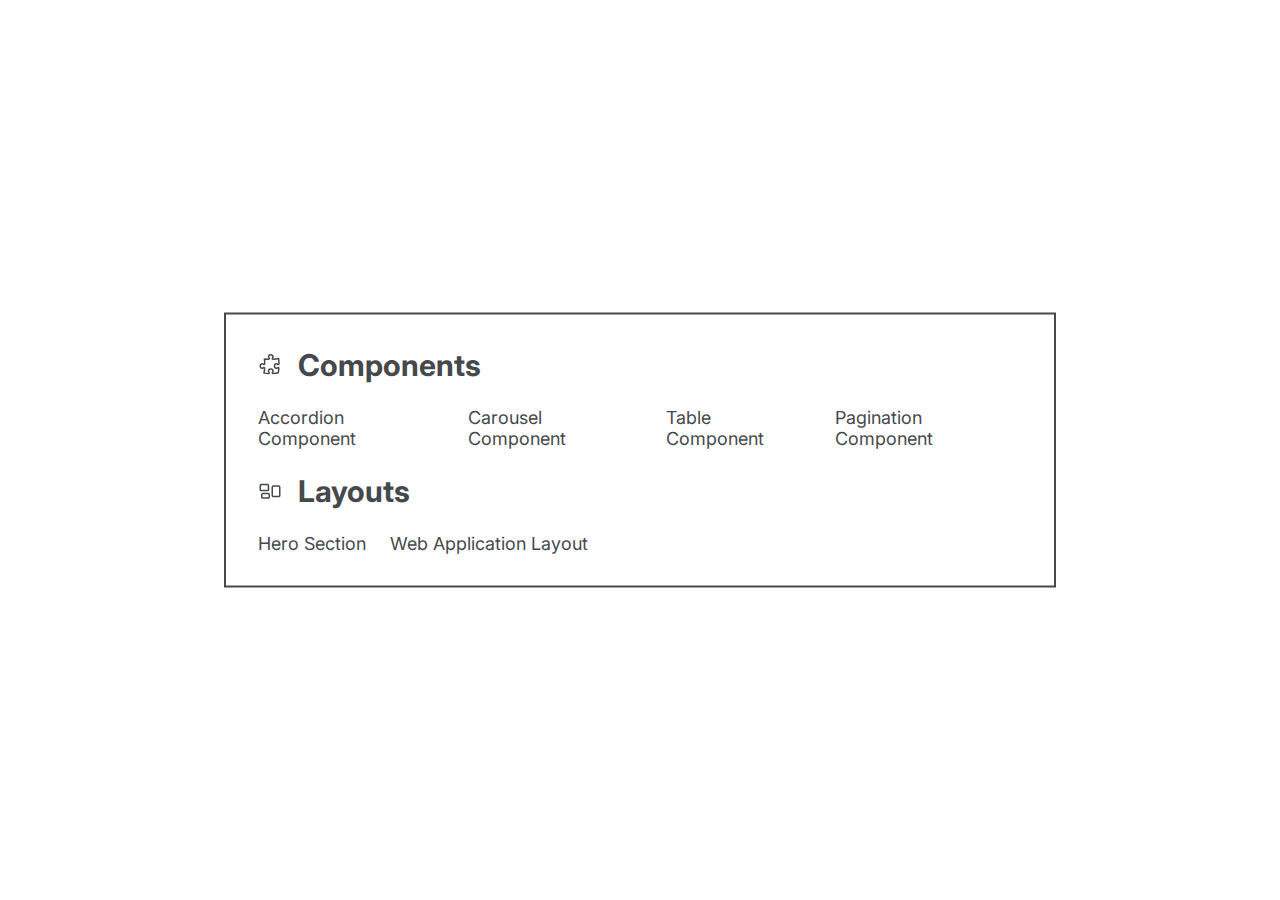
<file: index.html>
<!DOCTYPE html>
<html lang="en">
  <head>
    <meta charset="UTF-8" />
    <meta http-equiv="X-UA-Compatible" content="IE=edge" />
    <meta name="viewport" content="width=device-width, initial-scale=1.0" />

    <link rel="stylesheet" href="style.css" />
    <title>Components & Layouts</title>
  </head>
  <body>
    <main>
      <div class="container">
        <header>
          <svg
            xmlns="http://www.w3.org/2000/svg"
            fill="none"
            viewBox="0 0 24 24"
            stroke-width="1.5"
            stroke="currentColor"
            class="title-icon"
          >
            <path
              stroke-linecap="round"
              stroke-linejoin="round"
              d="M14.25 6.087c0-.355.186-.676.401-.959.221-.29.349-.634.349-1.003 0-1.036-1.007-1.875-2.25-1.875s-2.25.84-2.25 1.875c0 .369.128.713.349 1.003.215.283.401.604.401.959v0a.64.64 0 01-.657.643 48.39 48.39 0 01-4.163-.3c.186 1.613.293 3.25.315 4.907a.656.656 0 01-.658.663v0c-.355 0-.676-.186-.959-.401a1.647 1.647 0 00-1.003-.349c-1.036 0-1.875 1.007-1.875 2.25s.84 2.25 1.875 2.25c.369 0 .713-.128 1.003-.349.283-.215.604-.401.959-.401v0c.31 0 .555.26.532.57a48.039 48.039 0 01-.642 5.056c1.518.19 3.058.309 4.616.354a.64.64 0 00.657-.643v0c0-.355-.186-.676-.401-.959a1.647 1.647 0 01-.349-1.003c0-1.035 1.008-1.875 2.25-1.875 1.243 0 2.25.84 2.25 1.875 0 .369-.128.713-.349 1.003-.215.283-.4.604-.4.959v0c0 .333.277.599.61.58a48.1 48.1 0 005.427-.63 48.05 48.05 0 00.582-4.717.532.532 0 00-.533-.57v0c-.355 0-.676.186-.959.401-.29.221-.634.349-1.003.349-1.035 0-1.875-1.007-1.875-2.25s.84-2.25 1.875-2.25c.37 0 .713.128 1.003.349.283.215.604.401.96.401v0a.656.656 0 00.658-.663 48.422 48.422 0 00-.37-5.36c-1.886.342-3.81.574-5.766.689a.578.578 0 01-.61-.58v0z"
            />
          </svg>
          <h2>Components</h2>
        </header>
        <div class="nav nav-components">
          <a class="nav-link" href="components/accordion.html"
            >Accordion Component</a
          >
          <a class="nav-link" href="components/carousel.html"
            >Carousel Component</a
          >
          <a class="nav-link" href="components/table.html">Table Component</a>
          <a class="nav-link" href="components/pagination.html"
            >Pagination Component</a
          >
        </div>

        <header>
          <svg
            xmlns="http://www.w3.org/2000/svg"
            fill="none"
            viewBox="0 0 24 24"
            stroke-width="1.5"
            stroke="currentColor"
            class="title-icon"
          >
            <path
              stroke-linecap="round"
              stroke-linejoin="round"
              d="M2.25 7.125C2.25 6.504 2.754 6 3.375 6h6c.621 0 1.125.504 1.125 1.125v3.75c0 .621-.504 1.125-1.125 1.125h-6a1.125 1.125 0 01-1.125-1.125v-3.75zM14.25 8.625c0-.621.504-1.125 1.125-1.125h5.25c.621 0 1.125.504 1.125 1.125v8.25c0 .621-.504 1.125-1.125 1.125h-5.25a1.125 1.125 0 01-1.125-1.125v-8.25zM3.75 16.125c0-.621.504-1.125 1.125-1.125h5.25c.621 0 1.125.504 1.125 1.125v2.25c0 .621-.504 1.125-1.125 1.125h-5.25a1.125 1.125 0 01-1.125-1.125v-2.25z"
            />
          </svg>

          <h2>Layouts</h2>
        </header>
        <div class="nav nav-layouts">
          <a class="nav-link" href="layouts/hero-section.html">Hero Section</a>
          <a class="nav-link" href="layouts/app-layout.html"
            >Web Application Layout</a
          >
        </div>
      </div>
    </main>
  </body>
</html>
</file>
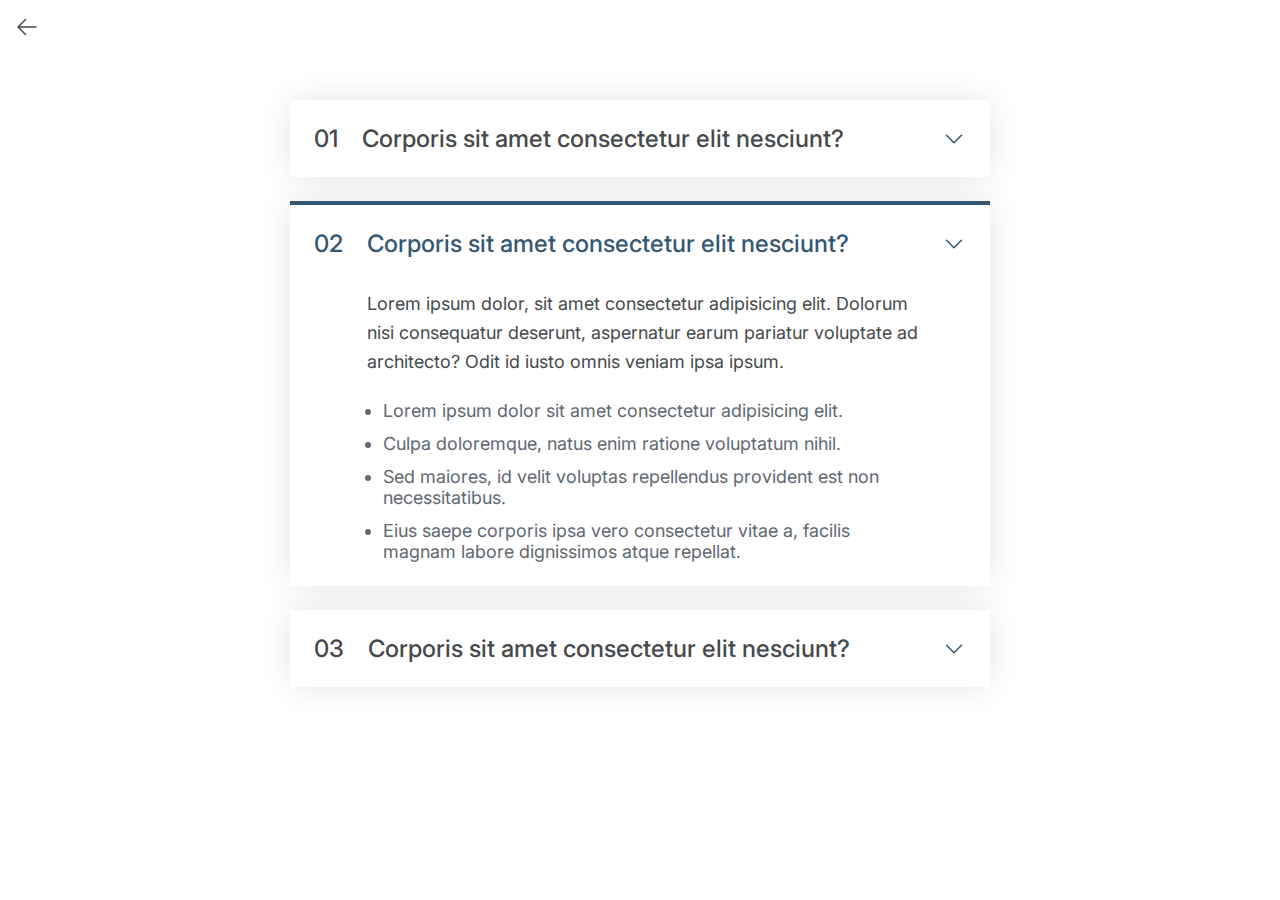
<file: components/accordion.html>
<!DOCTYPE html>
<html lang="en">
  <head>
    <meta charset="UTF-8" />
    <meta http-equiv="X-UA-Compatible" content="IE=edge" />
    <meta name="viewport" content="width=device-width, initial-scale=1.0" />
    <title>Accordion</title>
    <link rel="stylesheet" href="../style.css" />

    <style>
      .accordion {
        display: flex;
        flex-direction: column;
        gap: 24px;
        width: 700px;
        margin: 100px auto;
      }

      .item {
        display: grid;
        column-gap: 24px;
        row-gap: 32px;
        grid-template-columns: auto 1fr auto;
        box-shadow: 0 0 32px rgba(0, 0, 0, 0.1);
        padding: 24px;
        align-items: center;
      }

      .number {
        color: var(--light-blue);
      }

      .number,
      .text {
        font-size: 24px;
        font-weight: 500;
        /* color: var(--blue); */
      }
      .icon {
        width: 24px;
        height: 24px;
        stroke: var(--blue);
        cursor: pointer;
      }

      .hidden-box {
        grid-column: 2;
        display: none;
      }

      .hidden-box p {
        line-height: 1.6;
        margin-bottom: 24px;
      }

      .hidden-box ul {
        color: var(--light-gray);
        margin-left: 16px;
        display: flex;
        flex-direction: column;
        gap: 12px;
      }

      .open {
        border-top: 4px solid var(--blue);
      }

      .open .number,
      .open .text {
        color: var(--blue);
      }

      .open .hidden-box {
        display: block;
      }
    </style>
  </head>

  <body>
    <a href="../index.html">
      <svg
        xmlns="http://www.w3.org/2000/svg"
        fill="none"
        viewBox="0 0 24 24"
        stroke-width="1.5"
        stroke="currentColor"
        class="back-icon"
      >
        <path
          stroke-linecap="round"
          stroke-linejoin="round"
          d="M10.5 19.5L3 12m0 0l7.5-7.5M3 12h18"
        />
      </svg>
    </a>

    <div class="accordion">
      <div class="item">
        <p class="number">01</p>
        <p class="text">Corporis sit amet consectetur elit nesciunt?</p>
        <svg
          xmlns="http://www.w3.org/2000/svg"
          fill="none"
          viewBox="0 0 24 24"
          stroke-width="1.5"
          stroke="currentColor"
          class="icon"
        >
          <path
            stroke-linecap="round"
            stroke-linejoin="round"
            d="M19.5 8.25l-7.5 7.5-7.5-7.5"
          />
        </svg>
        <div class="hidden-box">
          <p>
            Lorem ipsum dolor, sit amet consectetur adipisicing elit. Dolorum
            nisi consequatur deserunt, aspernatur earum pariatur voluptate ad
            architecto? Odit id iusto omnis veniam ipsa ipsum.
          </p>
          <ul>
            <li>Lorem ipsum dolor sit amet consectetur adipisicing elit.</li>
            <li>Culpa doloremque, natus enim ratione voluptatum nihil.</li>
            <li>
              Sed maiores, id velit voluptas repellendus provident est non
              necessitatibus.
            </li>
            <li>
              Eius saepe corporis ipsa vero consectetur vitae a, facilis magnam
              labore dignissimos atque repellat.
            </li>
          </ul>
        </div>
      </div>

      <div class="item open">
        <p class="number">02</p>
        <p class="text">Corporis sit amet consectetur elit nesciunt?</p>
        <svg
          xmlns="http://www.w3.org/2000/svg"
          fill="none"
          viewBox="0 0 24 24"
          stroke-width="1.5"
          stroke="currentColor"
          class="icon"
        >
          <path
            stroke-linecap="round"
            stroke-linejoin="round"
            d="M19.5 8.25l-7.5 7.5-7.5-7.5"
          />
        </svg>
        <div class="hidden-box">
          <p>
            Lorem ipsum dolor, sit amet consectetur adipisicing elit. Dolorum
            nisi consequatur deserunt, aspernatur earum pariatur voluptate ad
            architecto? Odit id iusto omnis veniam ipsa ipsum.
          </p>
          <ul>
            <li>Lorem ipsum dolor sit amet consectetur adipisicing elit.</li>
            <li>Culpa doloremque, natus enim ratione voluptatum nihil.</li>
            <li>
              Sed maiores, id velit voluptas repellendus provident est non
              necessitatibus.
            </li>
            <li>
              Eius saepe corporis ipsa vero consectetur vitae a, facilis magnam
              labore dignissimos atque repellat.
            </li>
          </ul>
        </div>
      </div>

      <div class="item">
        <p class="number">03</p>
        <p class="text">Corporis sit amet consectetur elit nesciunt?</p>
        <svg
          xmlns="http://www.w3.org/2000/svg"
          fill="none"
          viewBox="0 0 24 24"
          stroke-width="1.5"
          stroke="currentColor"
          class="icon"
        >
          <path
            stroke-linecap="round"
            stroke-linejoin="round"
            d="M19.5 8.25l-7.5 7.5-7.5-7.5"
          />
        </svg>
        <div class="hidden-box">
          <p>
            Lorem ipsum dolor, sit amet consectetur adipisicing elit. Dolorum
            nisi consequatur deserunt, aspernatur earum pariatur voluptate ad
            architecto? Odit id iusto omnis veniam ipsa ipsum.
          </p>
          <ul>
            <li>Lorem ipsum dolor sit amet consectetur adipisicing elit.</li>
            <li>Culpa doloremque, natus enim ratione voluptatum nihil.</li>
            <li>
              Sed maiores, id velit voluptas repellendus provident est non
              necessitatibus.
            </li>
            <li>
              Eius saepe corporis ipsa vero consectetur vitae a, facilis magnam
              labore dignissimos atque repellat.
            </li>
          </ul>
        </div>
      </div>
    </div>
  </body>
</html>
</file>
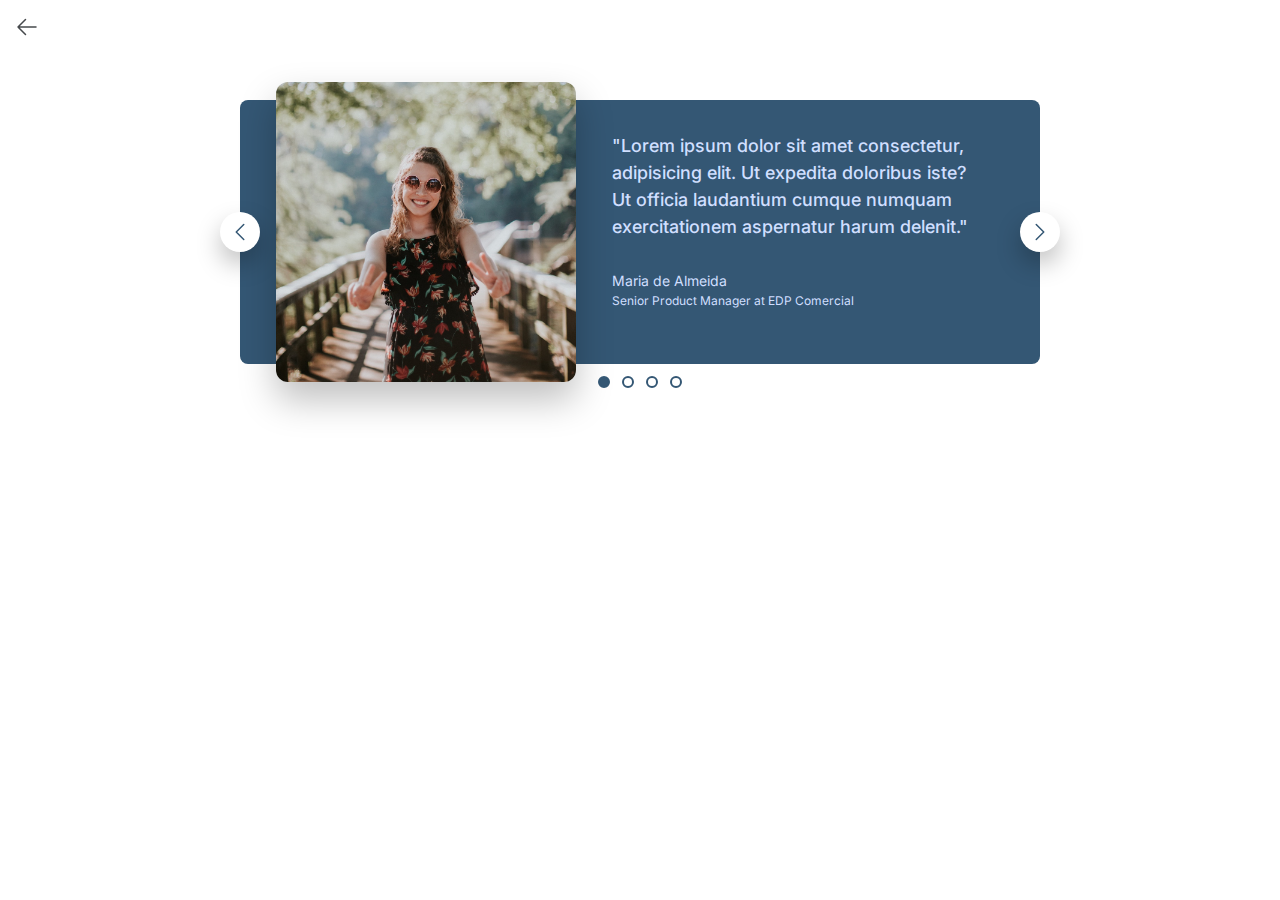
<file: components/carousel.html>
<!DOCTYPE html>
<html lang="en">
  <head>
    <meta charset="UTF-8" />
    <meta http-equiv="X-UA-Compatible" content="IE=edge" />
    <meta name="viewport" content="width=device-width, initial-scale=1.0" />
    <link rel="stylesheet" href="../style.css" />
    <title>Carousel</title>
    <style>
      .carousel {
        position: relative;
        background-color: var(--blue);
        width: 800px;
        margin: 100px auto;
        border-radius: 8px;
        color: var(--blue-text);
        padding: 32px 64px 32px 86px;
        display: flex;
        /* align-items: center; */
        gap: 86px;
      }

      img {
        height: 200px;
        border-radius: 8px;
        transform: scale(1.5);
        box-shadow: 0 12px 24px rgba(0, 0, 0, 0.25);
      }

      .testimonial-text {
        font-weight: 500;
        line-height: 1.5;
        margin-bottom: 32px;
      }

      .testimonial-author {
        font-size: 14px;
        margin-bottom: 4px;
      }

      .testimonila-job {
        font-size: 12px;
      }

      .btn {
        position: absolute;
        background-color: #fff;
        border: none;
        height: 40px;
        width: 40px;
        border-radius: 50%;
        cursor: pointer;
        box-shadow: 0 12px 24px rgba(0, 0, 0, 0.25);

        display: flex;
        align-items: center;
        justify-content: center;
      }

      .btn-left {
        left: 0;
        top: 50%;
        /* 50% of actual element's height */
        transform: translate(-50%, -50%);
      }
      .btn-right {
        right: 0;
        top: 50%;
        /* 50% of actual element's height */
        transform: translate(50%, -50%);
      }

      .btn-icon {
        height: 24px;
        width: 24px;
        stroke: var(--blue);
      }

      .dots {
        position: absolute;
        display: flex;
        left: 50%;
        transform: translate(-50%, 200%);
        bottom: 0;
        gap: 12px;
      }

      .dot {
        height: 12px;
        width: 12px;
        background-color: #fff;
        border: 2px solid var(--blue);
        border-radius: 50%;
        cursor: pointer;
      }

      .dot--active {
        background-color: var(--blue);
      }
    </style>
  </head>
  <body>
    <a href="../index.html">
      <svg
        xmlns="http://www.w3.org/2000/svg"
        fill="none"
        viewBox="0 0 24 24"
        stroke-width="1.5"
        stroke="currentColor"
        class="back-icon"
      >
        <path
          stroke-linecap="round"
          stroke-linejoin="round"
          d="M10.5 19.5L3 12m0 0l7.5-7.5M3 12h18"
        />
      </svg>
    </a>
    <div class="carousel">
      <img src="../imgs/maria.jpg" alt="Maria de Almeida" />
      <blockquote class="testimonial">
        <p class="testimonial-text">
          "Lorem ipsum dolor sit amet consectetur, adipisicing elit. Ut expedita
          doloribus iste? Ut officia laudantium cumque numquam exercitationem
          aspernatur harum delenit."
        </p>
        <p class="testimonial-author">Maria de Almeida</p>
        <p class="testimonila-job">Senior Product Manager at EDP Comercial</p>
      </blockquote>
      <button class="btn btn-left">
        <svg
          xmlns="http://www.w3.org/2000/svg"
          fill="none"
          viewBox="0 0 24 24"
          stroke-width="1.5"
          stroke="currentColor"
          class="btn-icon"
        >
          <path
            stroke-linecap="round"
            stroke-linejoin="round"
            d="M15.75 19.5L8.25 12l7.5-7.5"
          />
        </svg>
      </button>
      <button class="btn btn-right">
        <svg
          xmlns="http://www.w3.org/2000/svg"
          fill="none"
          viewBox="0 0 24 24"
          stroke-width="1.5"
          stroke="currentColor"
          class="btn-icon"
        >
          <path
            stroke-linecap="round"
            stroke-linejoin="round"
            d="M8.25 4.5l7.5 7.5-7.5 7.5"
          />
        </svg>
      </button>

      <div class="dots">
        <button class="dot dot--active">&nbsp;</button>
        <button class="dot">&nbsp;</button>
        <button class="dot">&nbsp;</button>
        <button class="dot">&nbsp;</button>
      </div>
    </div>
  </body>
</html>
</file>
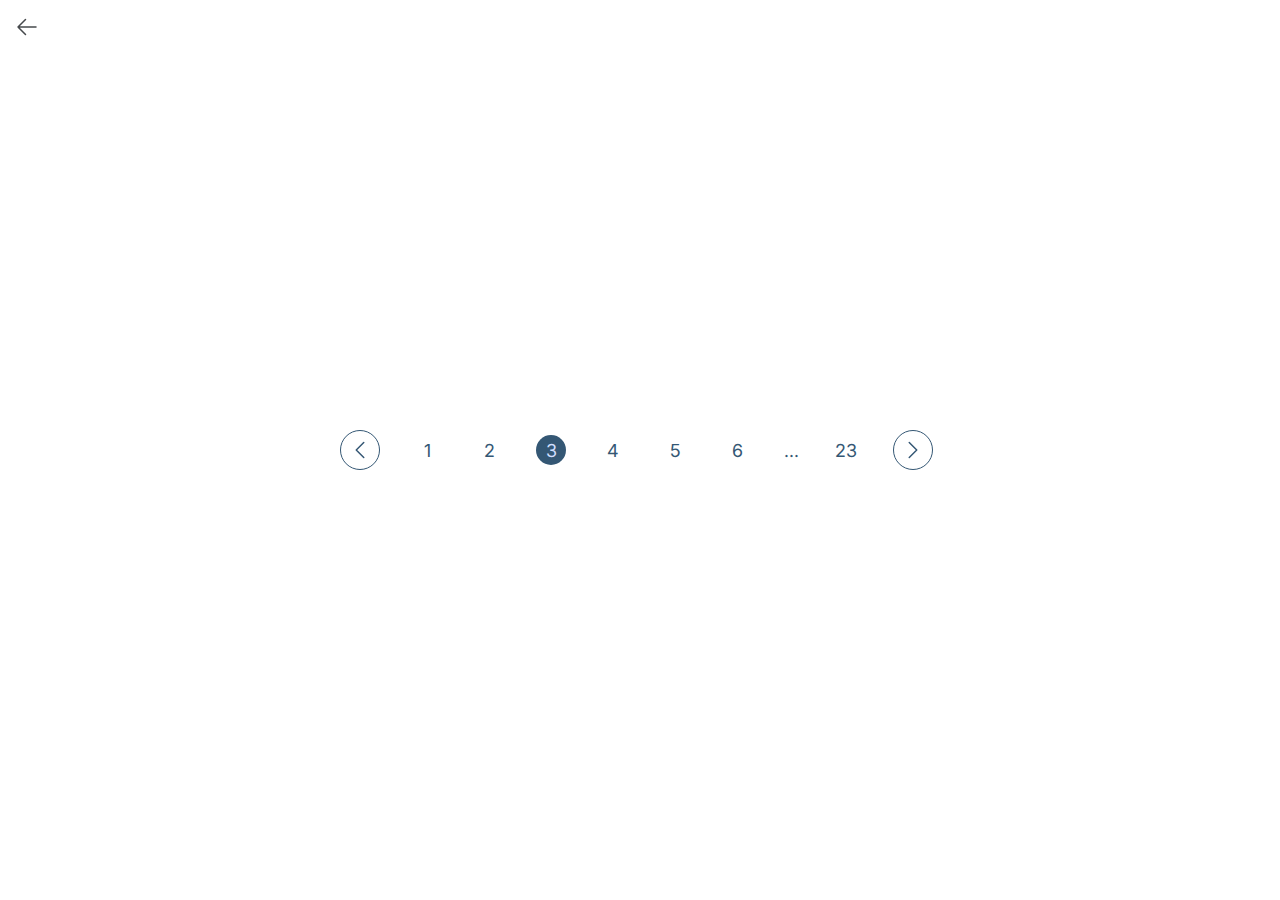
<file: components/pagination.html>
<!DOCTYPE html>
<html lang="en">
  <head>
    <meta charset="UTF-8" />
    <meta http-equiv="X-UA-Compatible" content="IE=edge" />
    <meta name="viewport" content="width=device-width, initial-scale=1.0" />
    <link rel="stylesheet" href="../style.css" />
    <title>Pagination</title>

    <style>
      .pagination {
        position: absolute;
        top: 50%;
        left: 50%;
        transform: translate(-50%, -50%);
        width: 600px;
        display: flex;
        align-items: center;
        gap: 32px;
      }

      .btn {
        display: flex;
        align-items: center;
        justify-content: center;
        border: 1px solid var(--blue);
        width: 40px;
        height: 40px;
        background-color: #fff;
        border-radius: 50%;
        cursor: pointer;
        padding: 6px;
      }

      .btn:hover {
        background-color: var(--blue);
      }

      .btn:hover .btn-icon {
        stroke: var(--blue-text);
      }

      .btn-icon {
        height: 24px;
        width: 24px;
        stroke: var(--blue);
      }

      .pagination-link:link,
      .pagination-link:visited {
        display: flex;
        align-items: center;
        justify-content: center;
        height: 30px;
        width: 30px;
        font-size: 18px;
        color: var(--blue);
        padding: 5px;
        border-radius: 50%;
      }

      .pagination-link:hover,
      .pagination-link:active,
      .pagination-link.current-page {
        color: var(--blue-text);
        background-color: var(--blue);
        font-weight: 400;
      }

      .dots {
        color: var(--blue);
      }
    </style>
  </head>
  <body>
    <a href="../index.html">
      <svg
        xmlns="http://www.w3.org/2000/svg"
        fill="none"
        viewBox="0 0 24 24"
        stroke-width="1.5"
        stroke="currentColor"
        class="back-icon"
      >
        <path
          stroke-linecap="round"
          stroke-linejoin="round"
          d="M10.5 19.5L3 12m0 0l7.5-7.5M3 12h18"
        />
      </svg>
    </a>

    <div class="pagination">
      <button class="btn btn-left">
        <svg
          xmlns="http://www.w3.org/2000/svg"
          fill="none"
          viewBox="0 0 24 24"
          stroke-width="1.5"
          stroke="currentColor"
          class="btn-icon"
        >
          <path
            stroke-linecap="round"
            stroke-linejoin="round"
            d="M15.75 19.5L8.25 12l7.5-7.5"
          />
        </svg>
      </button>
      <a class="pagination-link" href="#">1</a>
      <a class="pagination-link" href="#">2</a>
      <a class="pagination-link current-page" href="#">3</a>
      <a class="pagination-link" href="#">4</a>
      <a class="pagination-link" href="#">5</a>
      <a class="pagination-link" href="#">6</a>
      <span class="dots">...</span>
      <a class="pagination-link" href="#">23</a>
      <button class="btn btn-right">
        <svg
          xmlns="http://www.w3.org/2000/svg"
          fill="none"
          viewBox="0 0 24 24"
          stroke-width="1.5"
          stroke="currentColor"
          class="btn-icon"
        >
          <path
            stroke-linecap="round"
            stroke-linejoin="round"
            d="M8.25 4.5l7.5 7.5-7.5 7.5"
          />
        </svg>
      </button>
    </div>
  </body>
</html>
</file>
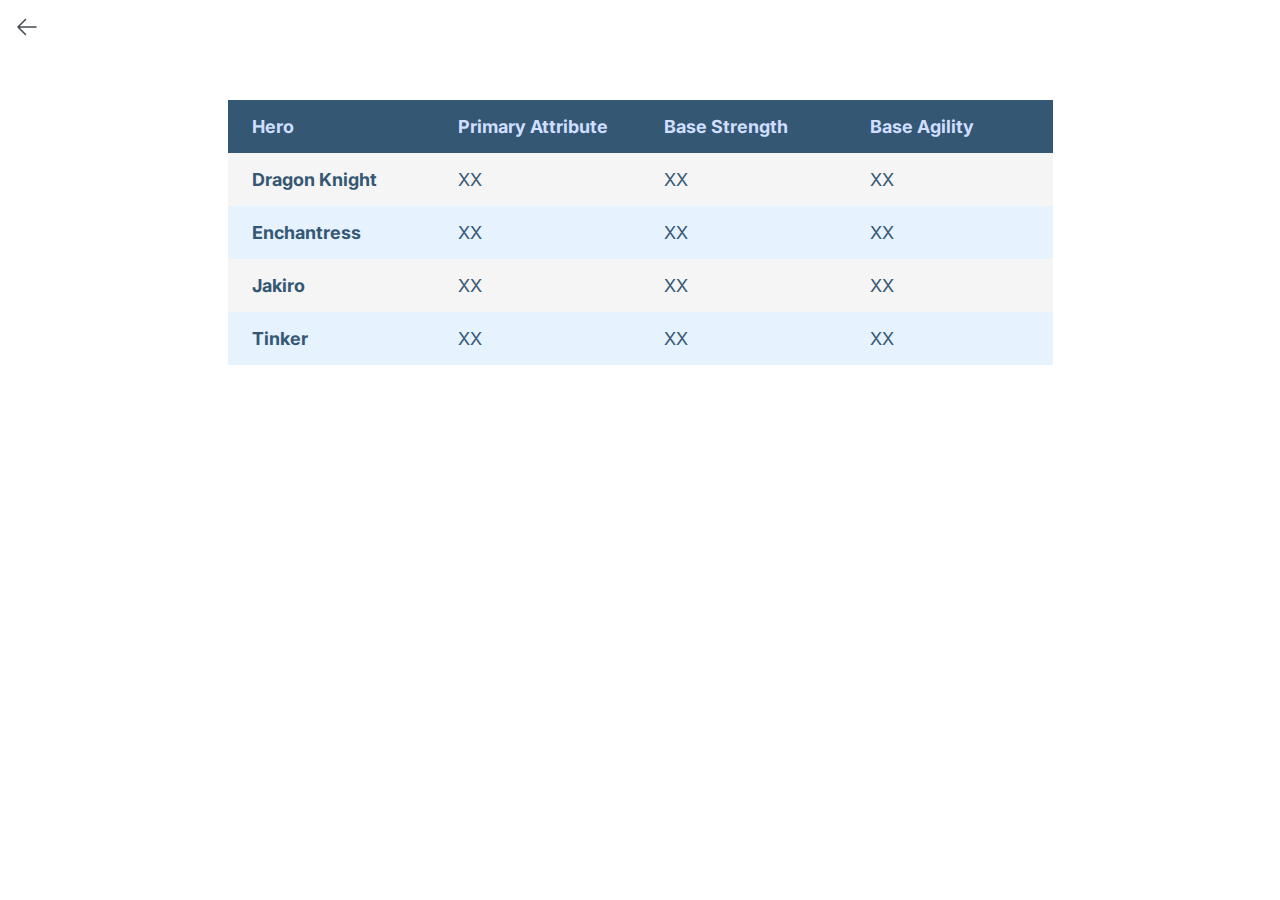
<file: components/table.html>
<!DOCTYPE html>
<html lang="en">
  <head>
    <meta charset="UTF-8" />
    <meta http-equiv="X-UA-Compatible" content="IE=edge" />
    <meta name="viewport" content="width=device-width, initial-scale=1.0" />
    <link rel="stylesheet" href="../style.css" />
    <title>Table</title>
    <style>
      :root {
        --light-blue: #e6f3ff;
        --light-gray: rgb(245, 245, 245);
      }
      body {
        display: flex;
        justify-content: center;
        color: var(--blue);
      }

      table {
        width: 825px;
        margin-top: 100px;
        border-collapse: collapse;
      }

      th,
      td {
        padding: 16px 24px;
        text-align: left;
      }

      thead th {
        color: var(--blue-text);
        background-color: var(--blue);
        width: 25%;
      }

      tr:nth-child(even) {
        background-color: var(--light-blue);
      }

      tr:nth-child(odd) {
        background-color: var(--light-gray);
      }
    </style>
  </head>
  <body>
    <a href="../index.html">
      <svg
        xmlns="http://www.w3.org/2000/svg"
        fill="none"
        viewBox="0 0 24 24"
        stroke-width="1.5"
        stroke="currentColor"
        class="back-icon"
      >
        <path
          stroke-linecap="round"
          stroke-linejoin="round"
          d="M10.5 19.5L3 12m0 0l7.5-7.5M3 12h18"
        />
      </svg>
    </a>

    <table>
      <thead>
        <tr>
          <th>Hero</th>
          <th>Primary Attribute</th>
          <th>Base Strength</th>
          <th>Base Agility</th>
        </tr>
      </thead>
      <tbody>
        <tr>
          <th>Dragon Knight</th>
          <td>XX</td>
          <td>XX</td>
          <td>XX</td>
        </tr>
        <tr>
          <th>Enchantress</th>
          <td>XX</td>
          <td>XX</td>
          <td>XX</td>
        </tr>
        <tr>
          <th>Jakiro</th>
          <td>XX</td>
          <td>XX</td>
          <td>XX</td>
        </tr>

        <tr>
          <th>Tinker</th>
          <td>XX</td>
          <td>XX</td>
          <td>XX</td>
        </tr>
      </tbody>
    </table>
  </body>
</html>
</file>
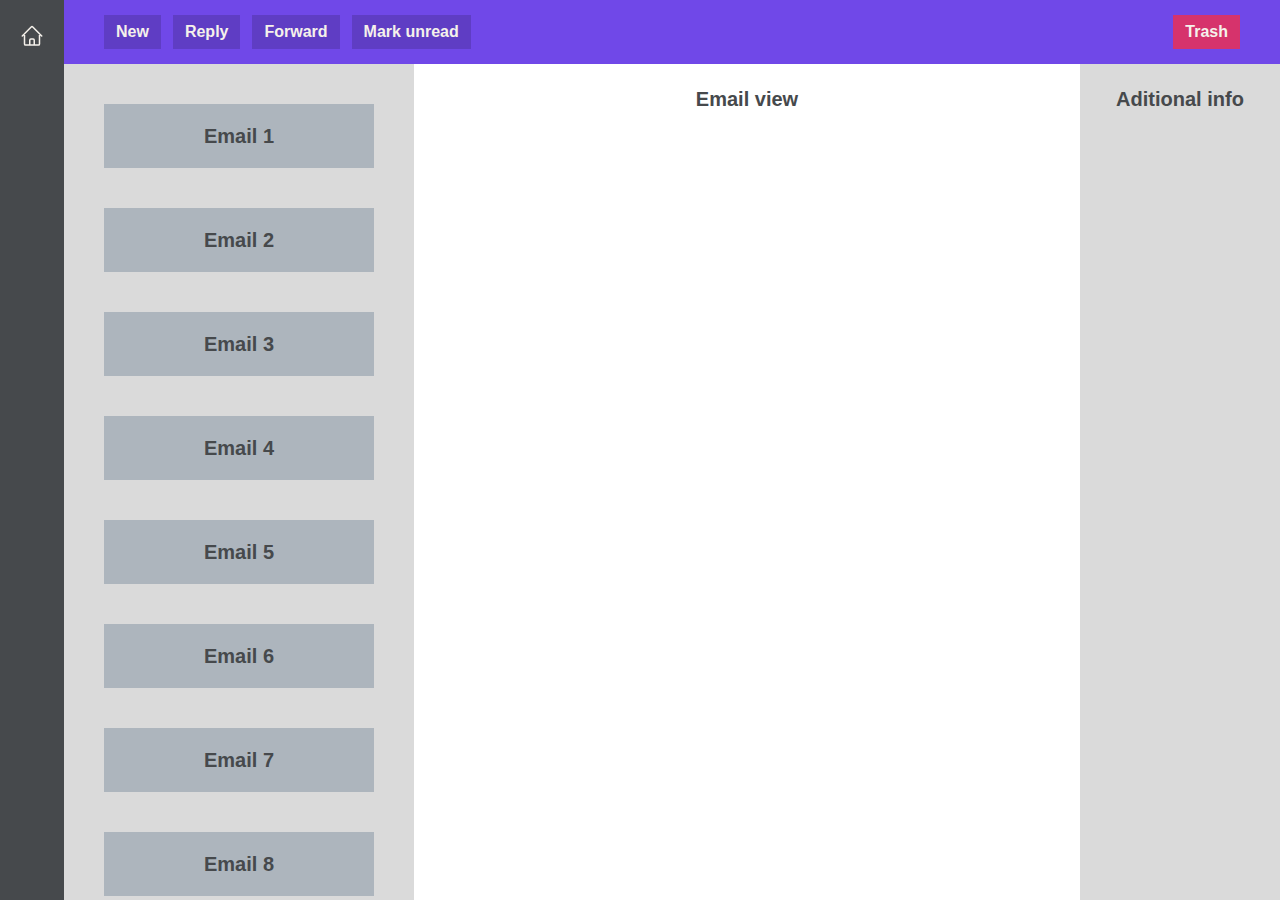
<file: layouts/app-layout.html>
<!DOCTYPE html>
<html lang="en">
  <head>
    <meta charset="UTF-8" />
    <meta http-equiv="X-UA-Compatible" content="IE=edge" />
    <meta name="viewport" content="width=device-width, initial-scale=1.0" />
    <title>App Email</title>
    <style>
      :root {
        --davis-grey: #46494c;
        --violet: #7048e8;
        --isabelline: #f5f1ebff;
        --light-gray: #dadada;
        --dark-violet: #5f3dc4;
        --horrible-pink: #d6336c;
      }
      *,
      *::after,
      *::before {
        box-sizing: border-box;
      }

      * {
        margin: 0;
        padding: 0;
        font: inherit;
      }

      body {
        font-family: sans-serif;
        color: var(--davis-grey);
        font-size: 20px;
        height: 100vh;
        text-align: center;
        font-weight: bold;

        display: grid;
        grid-template-columns: 64px 350px 1fr 200px;
        grid-template-rows: 64px 1fr;
      }

      nav,
      section,
      main,
      aside {
        padding-top: 24px;
      }

      nav {
        background-color: var(--davis-grey);
        color: var(--isabelline);
        grid-row: 1 / -1;
      }

      .nav-icon {
        height: 24px;
        width: 24px;
        stroke: var(--isabelline);
      }

      menu {
        background-color: var(--violet);
        color: var(--isabelline);
        grid-column: 2 /-1;
        display: flex;
        align-items: center;
        gap: 12px;
        padding: 0 40px;
      }

      button {
        font-size: 16px;
        font-weight: bold;
        background-color: var(--dark-violet);
        cursor: pointer;
        border: none;
        color: var(--isabelline);
        padding: 8px 12px;
        display: inline-block;
      }

      button:last-child {
        background-color: var(--horrible-pink);
        margin-left: auto;
      }

      section {
        background-color: var(--light-gray);
        grid-column: 2 / 3;
        display: flex;
        flex-direction: column;
        gap: 40px;
        padding: 40px;
        overflow: scroll;
      }

      .email {
        background-color: #adb5bd;
        height: 64px;
        display: flex;
        align-items: center;
        justify-content: center;
        flex-shrink: 0;
      }

      aside {
        background-color: var(--light-gray);
      }
    </style>
  </head>
  <body>
    <nav>
      <a href="../index.html"
        ><svg
          xmlns="http://www.w3.org/2000/svg"
          fill="none"
          viewBox="0 0 24 24"
          stroke-width="1.5"
          stroke="currentColor"
          class="nav-icon"
        >
          <path
            stroke-linecap="round"
            stroke-linejoin="round"
            d="M2.25 12l8.954-8.955c.44-.439 1.152-.439 1.591 0L21.75 12M4.5 9.75v10.125c0 .621.504 1.125 1.125 1.125H9.75v-4.875c0-.621.504-1.125 1.125-1.125h2.25c.621 0 1.125.504 1.125 1.125V21h4.125c.621 0 1.125-.504 1.125-1.125V9.75M8.25 21h8.25"
          />
        </svg>
      </a>
    </nav>
    <menu>
      <button>New</button>
      <button>Reply</button>
      <button>Forward</button>
      <button>Mark unread</button>
      <button>Trash</button>
    </menu>
    <section>
      <div class="email">Email 1</div>
      <div class="email">Email 2</div>
      <div class="email">Email 3</div>
      <div class="email">Email 4</div>
      <div class="email">Email 5</div>
      <div class="email">Email 6</div>
      <div class="email">Email 7</div>
      <div class="email">Email 8</div>
      <div class="email">Email 9</div>
      <div class="email">Email 10</div>
    </section>
    <main>Email view</main>
    <aside>Aditional info</aside>
  </body>
</html>
</file>
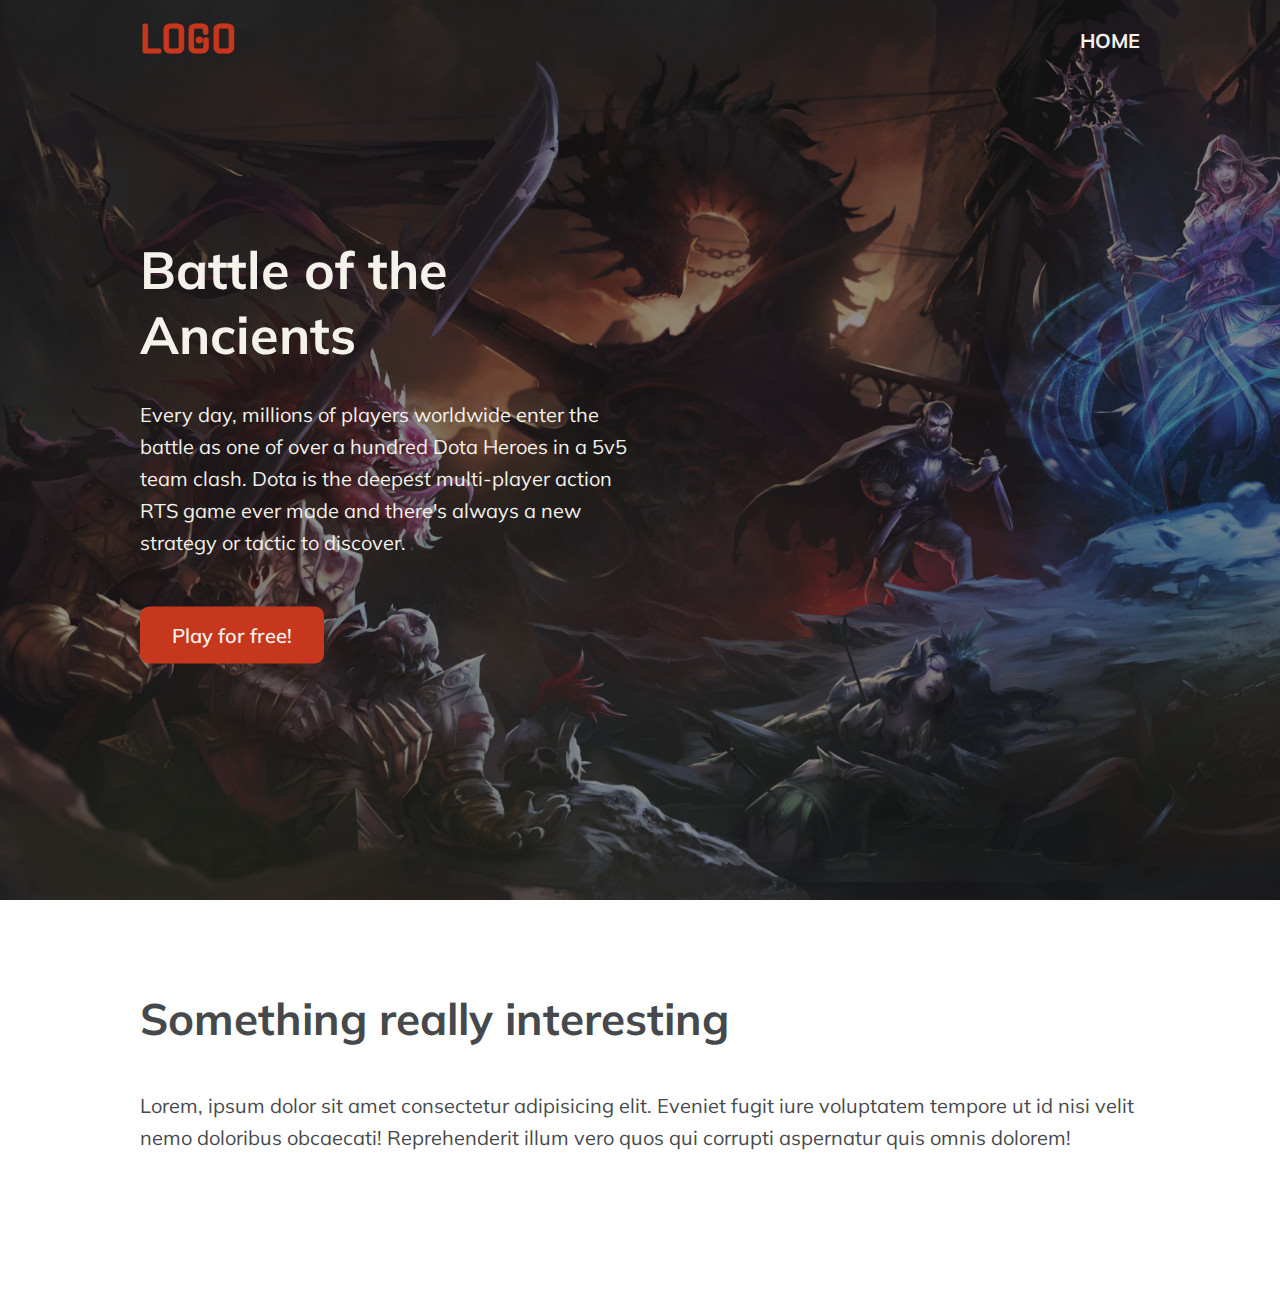
<file: layouts/hero-section.html>
<!DOCTYPE html>
<html lang="en">
  <head>
    <meta charset="UTF-8" />
    <meta http-equiv="X-UA-Compatible" content="IE=edge" />
    <meta name="viewport" content="width=device-width, initial-scale=1.0" />
    <title>Hero Section</title>
    <style>
      @import url("https://fonts.googleapis.com/css2?family=Gugi&display=swap");
      @import url("https://fonts.googleapis.com/css2?family=Mulish:wght@400;500;600;700&display=swap");

      :root {
        --vermilion: #c6371eff;
        --isabelline: #f5f1ebff;
        --davis-grey: #46494c;
        --rosso-corsa: #d12211ff;
      }

      * {
        margin: 0;
        padding: 0;
        box-sizing: border-box;
      }

      body {
        font-family: "Mulish", sans-serif;
        font-size: 18px;
        color: var(--davis-grey);
      }

      a:link,
      a:visited {
        text-decoration: none;
      }

      a:hover,
      a:active {
        color: var(--rosso-corsa);
      }

      header {
        height: 100vh;
        position: relative;

        background-image: linear-gradient(
            rgba(34, 34, 34, 0.5),
            rgba(34, 34, 34, 0.5)
          ),
          url(../imgs/hero02.jpeg);
        background-size: cover;
        color: var(--isabelline);
      }

      .container {
        width: 1000px;
        margin: 0 auto;
      }

      nav {
        font-size: 20px;
        height: 48px;
        display: flex;
        align-items: center;
        justify-content: space-between;
        padding-top: 32px;
        font-weight: bolder;
        text-transform: uppercase;
      }

      .main-nav {
        list-style: none;
      }

      .nav-link {
        color: var(--isabelline);
      }

      .logo {
        font-family: "Gugi", cursive;
        font-size: 36px;
        color: var(--vermilion);
      }

      .header-container {
        width: 1000px;
        position: absolute;
        left: 50%;
        top: 50%;
        transform: translate(-50%, -50%);
      }

      .header-container-inner {
        width: 50%;
      }

      h1 {
        font-size: 52px;
        margin-bottom: 32px;
      }

      h2 {
        font-size: 44px;
        margin-bottom: 48px;
        line-height: 1.05;
      }

      p {
        font-size: 20px;
        line-height: 1.6;
        margin-bottom: 48px;
      }

      .btn:link,
      .btn:visited {
        display: inline-block;
        font-size: 20px;
        font-weight: 600;
        background-color: var(--vermilion);
        color: var(--isabelline);
        padding: 16px 32px;
        border-radius: 9px;
      }

      .btn:hover,
      .btn:active {
        background-color: var(--rosso-corsa);
      }

      section {
        padding: 96px 0;
      }
    </style>
  </head>
  <body>
    <header>
      <nav class="container">
        <div class="logo">LOGO</div>
        <ul class="main-nav">
          <li><a class="nav-link" href="../index.html">HOME</a></li>
        </ul>
      </nav>

      <div class="header-container">
        <div class="header-container-inner">
          <h1>Battle of the Ancients</h1>
          <p>
            Every day, millions of players worldwide enter the battle as one of
            over a hundred Dota Heroes in a 5v5 team clash. Dota is the deepest
            multi-player action RTS game ever made and there's always a new
            strategy or tactic to discover.
          </p>
          <a class="btn" href="https://store.steampowered.com/app/570/Dota_2/"
            >Play for free!</a
          >
        </div>
      </div>
    </header>
    <section>
      <div class="container">
        <h2>Something really interesting</h2>
        <p>
          Lorem, ipsum dolor sit amet consectetur adipisicing elit. Eveniet
          fugit iure voluptatem tempore ut id nisi velit nemo doloribus
          obcaecati! Reprehenderit illum vero quos qui corrupti aspernatur quis
          omnis dolorem!
        </p>
      </div>
    </section>
  </body>
</html>
</file>
<file: style.css>
/*
SPACING SYSTEM (px)
2 / 4 / 8 / 12 / 16 / 24 / 32 / 48 / 64 / 80 / 96 / 128

FONT SIZE SYSTEM (px)
10 / 12 / 14 / 16 / 18 / 20 / 24 / 30 / 36 / 44 / 52 / 62 / 74 / 86 / 98
*/

/* FONT FAMILY */
@import url("https://fonts.googleapis.com/css2?family=Inter:wght@400;500;700&family=Play&display=swap");
@import url("https://fonts.googleapis.com/css2?family=Mulish:wght@400;500;700&display=swap");

:root {
  --davis-grey: #46494c;
  --blue: #345774;
  --gray: #343a40;
  --light-gray: #616870;

  --blue-text: rgb(208, 223, 255);
}

* {
  margin: 0;
  padding: 0;
  box-sizing: border-box;
}

/* ------------------------ */
/* GENERAL STYLES */
/* ------------------------ */

body {
  font-family: "Inter", sans-serif;
  color: var(--davis-grey);
  font-size: 18px;
}

main {
  position: absolute;
  transform: translate(-50%, -50%);
  top: 50%;
  left: 50%;
  width: 65%;
  display: flex;
  flex-direction: column;
  gap: 48px;
  border: 2px solid var(--davis-grey);
  padding: 32px;
  /* align-items: center; */
  /* justify-items: center; */
}

.container {
  display: grid;
  grid-template-columns: 1fr;
  gap: 24px;
  align-items: center;
}

h2 {
  font-size: 30px;
}

a:link,
a:visited {
  text-decoration: none;
  color: var(--davis-grey);
}

a:hover,
a:active {
  color: var(--blue);
  font-weight: 500;
}

.back-icon {
  width: 24px;
  height: 24px;
  line-height: 1;
  position: absolute;
  top: 15px;
  left: 15px;
}

/* ------------------------ */
/* NAV STYLES */
/* ------------------------ */

header {
  display: flex;
  gap: 16px;
  align-items: center;
}

.title-icon {
  width: 24px;
  height: 24px;
}

.nav {
  display: flex;
  gap: 24px;
  align-items: center;
}

@media (max-width: 949px) {
  .nav {
    flex-direction: column;
    justify-items: center;
    align-items: flex-start;
  }
}

@media (max-width: 550px) {
  h2 {
    font-size: 24px;
  }
}
</file>
